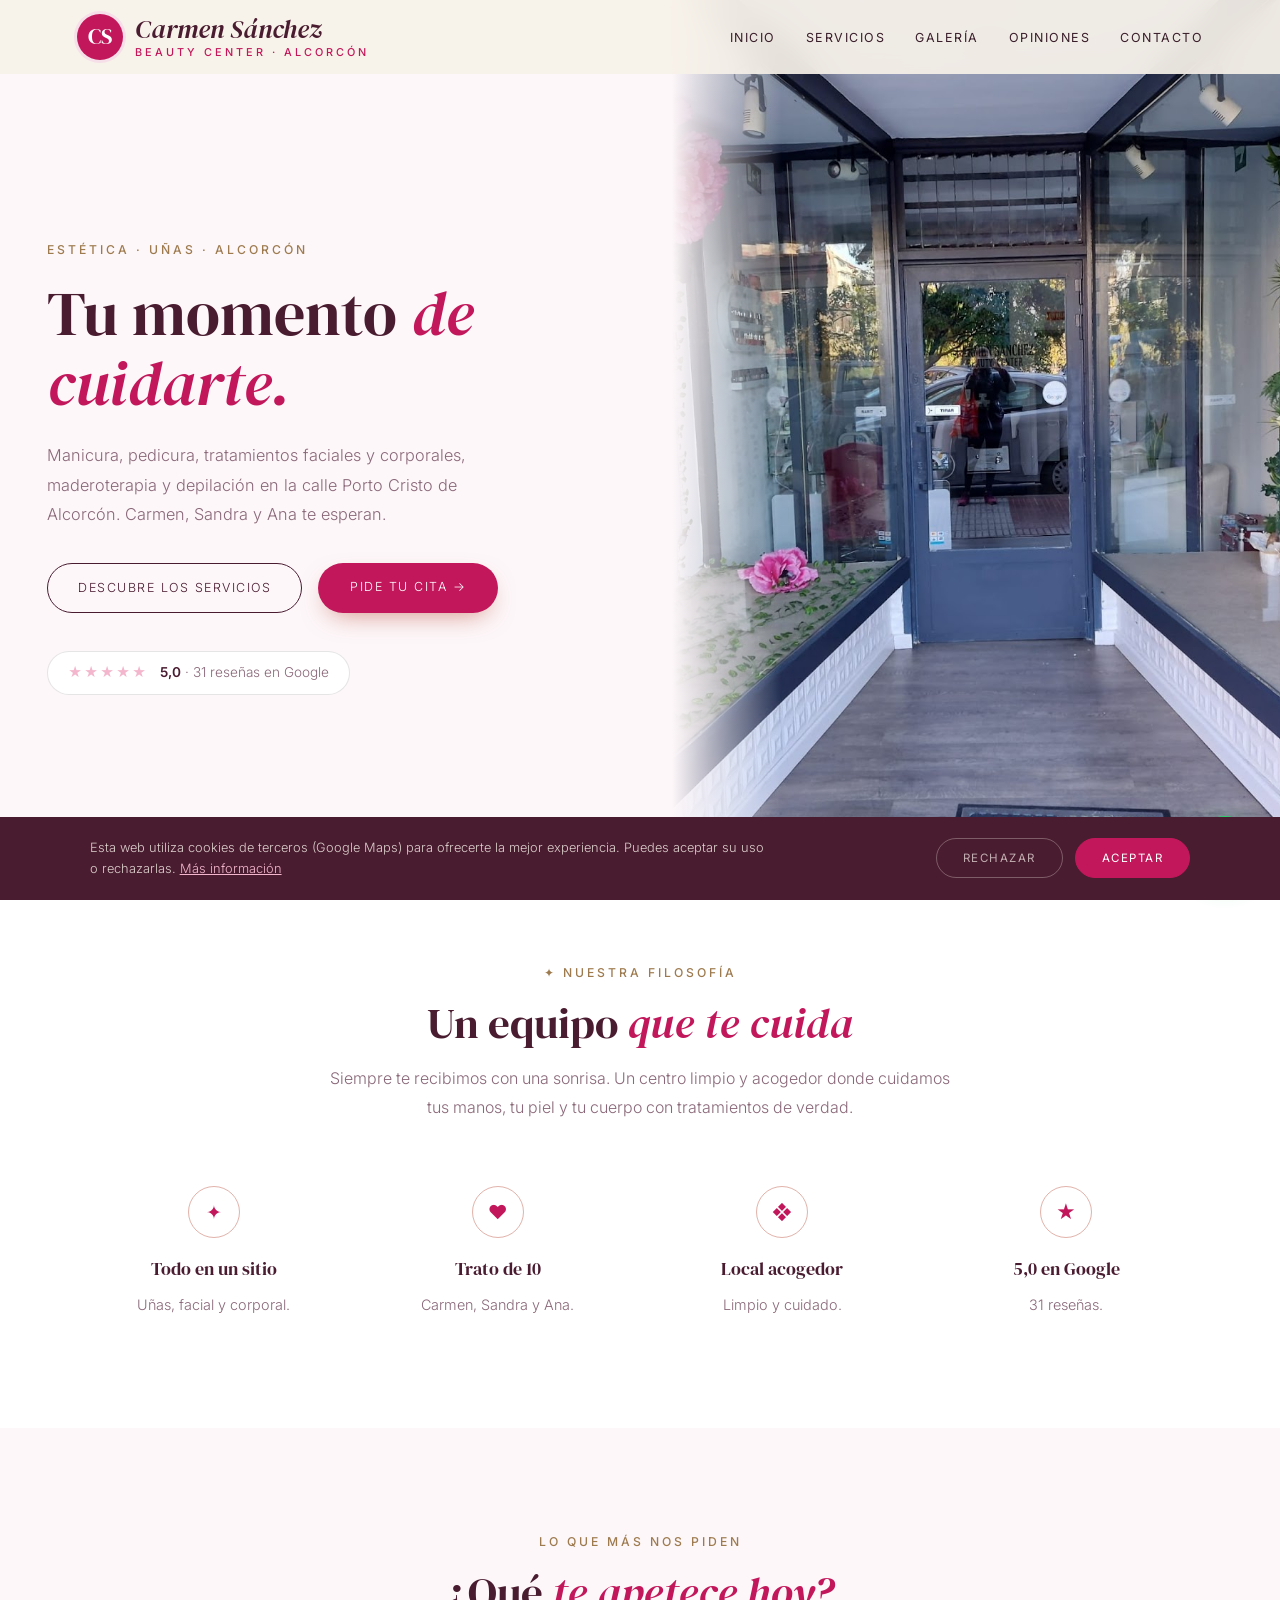
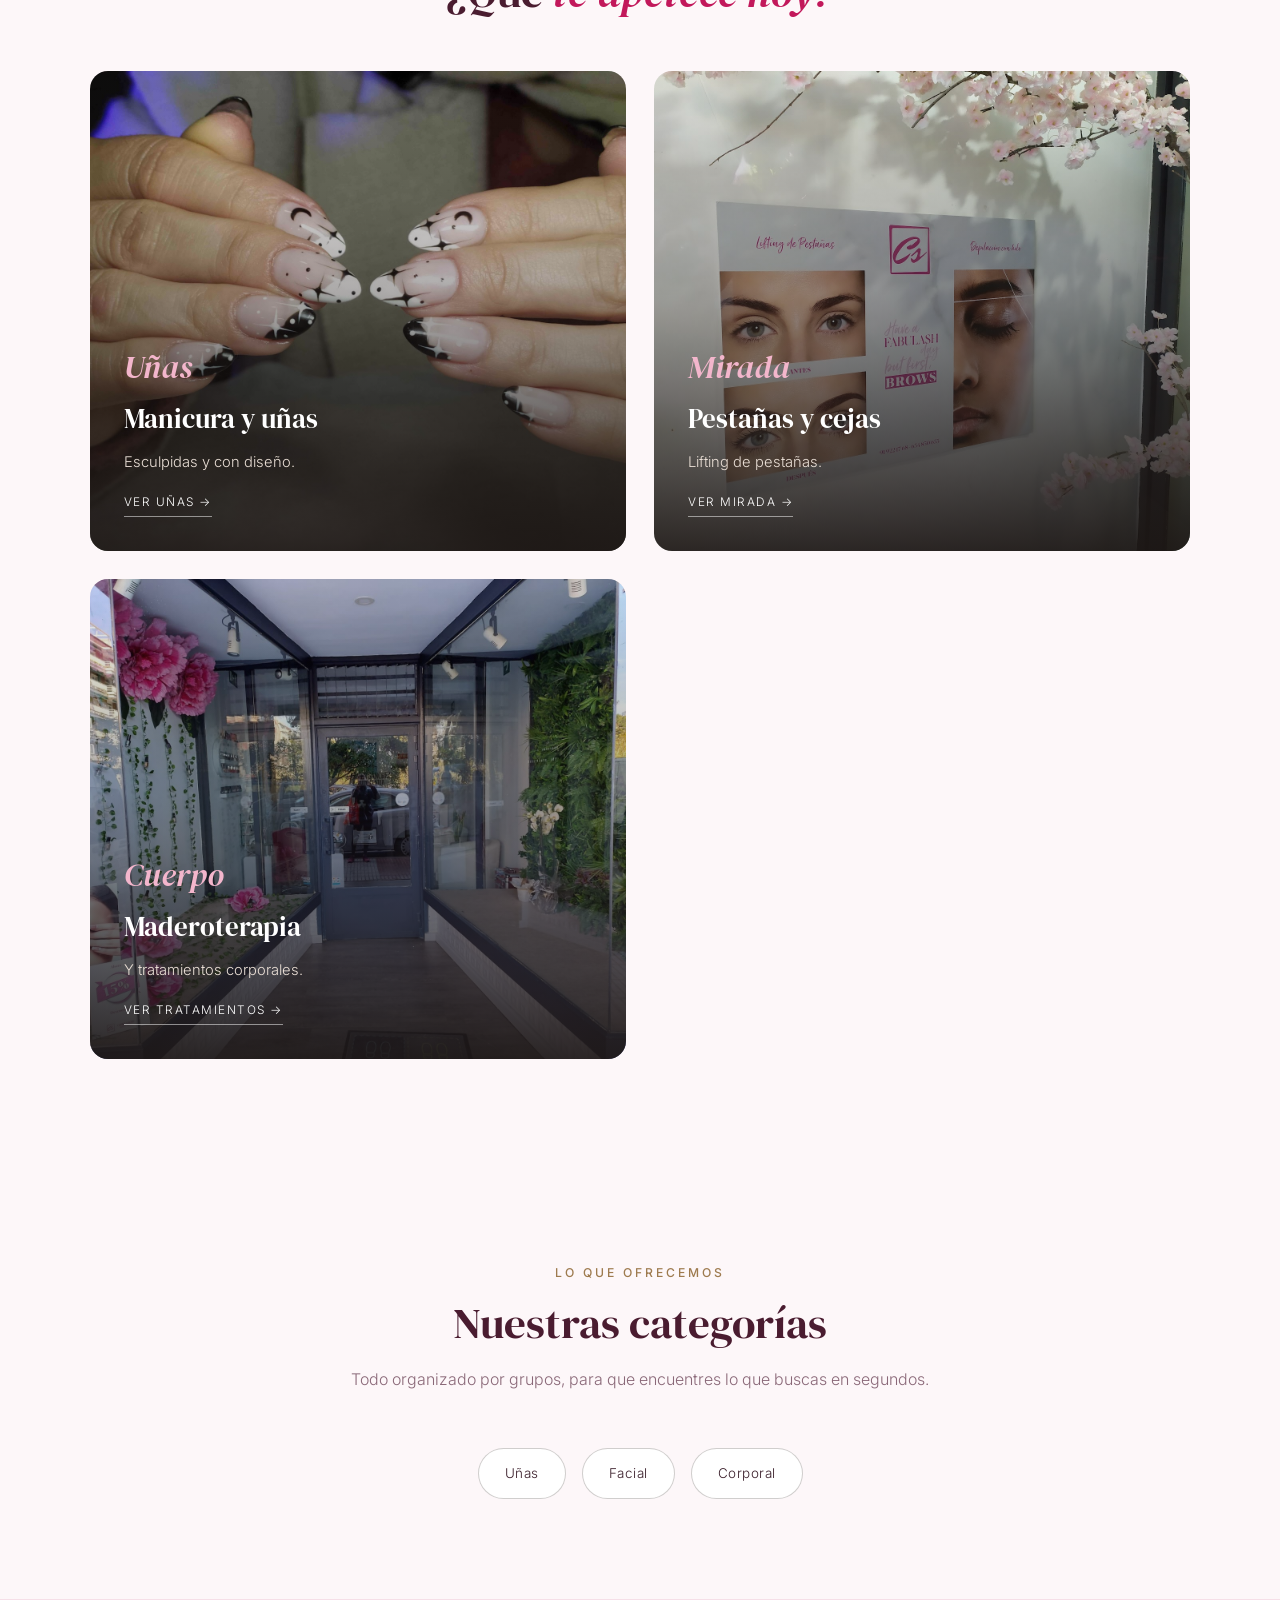
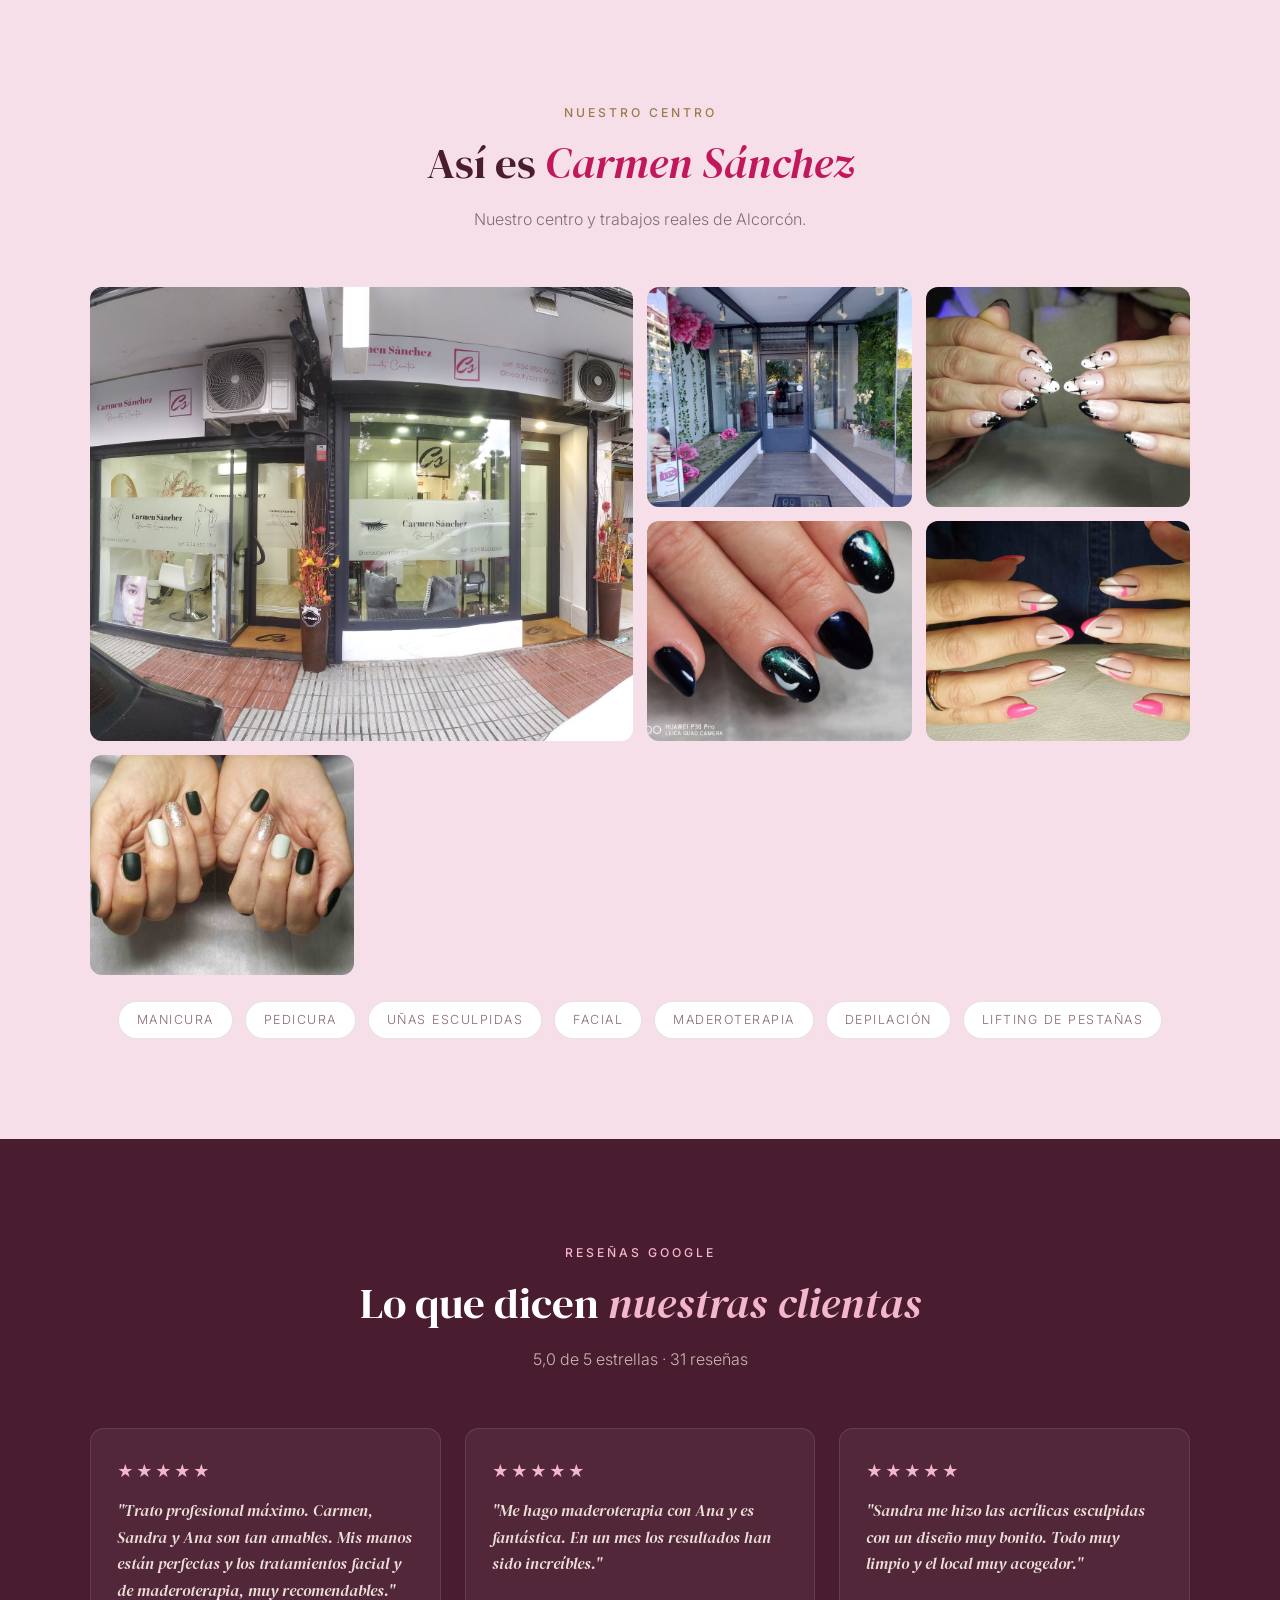
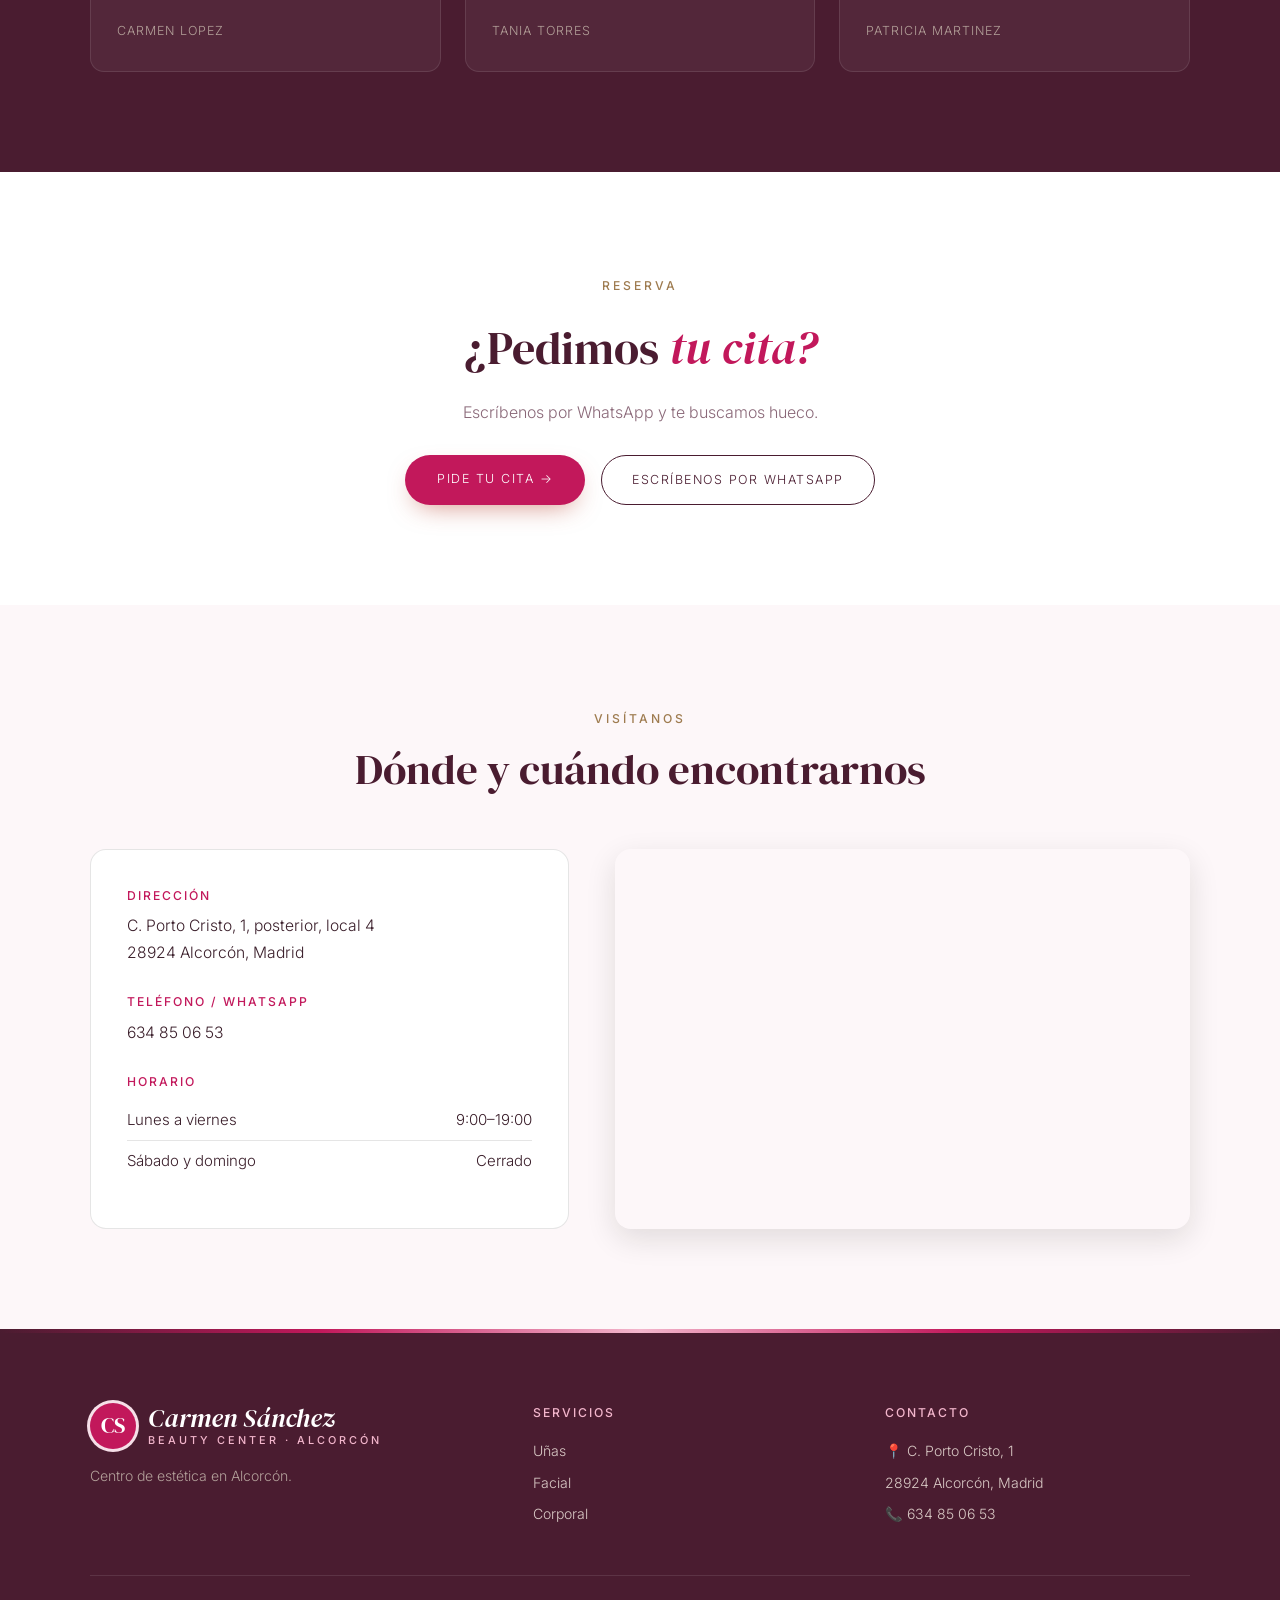
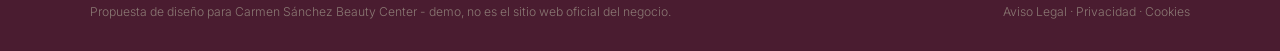
<file: index.html>
<!DOCTYPE html>
<html lang="es">
<head>
<meta charset="UTF-8">
<meta name="viewport" content="width=device-width, initial-scale=1.0">
<title>Carmen Sánchez Beauty Center — Centro de estética en Alcorcón</title>
<meta name="description" content="Carmen Sánchez Beauty Center, centro de estética en la calle Porto Cristo 1 de Alcorcón. Manicura, pedicura, uñas esculpidas, tratamientos faciales y corporales, maderoterapia, depilación y pestañas. 5★ con 31 reseñas en Google.">
<meta name="theme-color" content="#4a1c30">
<meta property="og:title" content="Carmen Sánchez Beauty Center · Alcorcón">
<meta property="og:image" content="maps_04.jpg">

<link rel="preconnect" href="https://fonts.googleapis.com"><link rel="preconnect" href="https://fonts.gstatic.com" crossorigin><link href="https://fonts.googleapis.com/css2?family=DM+Serif+Display:ital@0;1&family=Inter:wght@300;400;500;600&display=swap" rel="stylesheet">
<link rel="stylesheet" href="styles.css">
</head>
<body>

<header id="header">
  <a href="index.html" class="logo" aria-label="Carmen Sánchez Beauty Center, inicio"><span class="logo-mark">CS</span><span class="logo-text"><span class="script">Carmen Sánchez</span><small>beauty center · Alcorcón</small></span></a>
  <nav id="nav" aria-label="Navegación principal"><ul><li><a href="index.html#inicio">Inicio</a></li><li><a href="servicios.html">Servicios</a></li><li><a href="index.html#galeria">Galería</a></li><li><a href="index.html#opiniones">Opiniones</a></li><li><a href="index.html#contacto">Contacto</a></li></ul></nav><button class="nav-toggle" id="navToggle" aria-label="Abrir menú">☰</button>
</header>

<section class="hero" id="inicio">
  <div class="hero-text">
    <span class="eyebrow">Estética · Uñas · Alcorcón</span>
    <h1>Tu momento <em>de cuidarte.</em></h1>
    <p>Manicura, pedicura, tratamientos faciales y corporales, maderoterapia y depilación en la calle Porto Cristo de Alcorcón. Carmen, Sandra y Ana te esperan.</p>
    <div class="hero-ctas">
      <a href="servicios.html" class="btn-outline">Descubre los servicios</a>
      <a href="https://wa.me/34634850653?text=Hola%2C%20he%20visto%20vuestra%20web%20y%20me%20gustar%C3%ADa%20pedir%20cita%20en%20Carmen%20S%C3%A1nchez%20Beauty%20Center" class="btn-solid" target="_blank" rel="noopener">Pide tu cita →</a>
    </div>
    <a class="hero-rating" href="https://www.google.com/maps/search/?api=1&query=Carmen+Sánchez+Beauty+Center,+Calle+Porto+Cristo+1,+Alcorcón" target="_blank" rel="noopener"><span class="stars">★★★★★</span><span><strong>5,0</strong> · 31 reseñas en Google</span></a>
  </div>
  <div class="hero-img"><img src="maps_04.jpg" alt="Entrada de Carmen Sánchez Beauty Center" style="object-position:center 50%;"></div>
</section>

<section class="trust">
  <div class="section-head">
    <span class="eyebrow">✦ Nuestra filosofía</span>
    <h2>Un equipo <em>que te cuida</em></h2>
    <p>Siempre te recibimos con una sonrisa. Un centro limpio y acogedor donde cuidamos tus manos, tu piel y tu cuerpo con tratamientos de verdad.</p>
  </div>
  <div class="trust-grid">
    <div class="trust-card"><span class="trust-ic">✦</span><h3>Todo en un sitio</h3><p>Uñas, facial y corporal.</p></div>
    <div class="trust-card"><span class="trust-ic">♥</span><h3>Trato de 10</h3><p>Carmen, Sandra y Ana.</p></div>
    <div class="trust-card"><span class="trust-ic">❖</span><h3>Local acogedor</h3><p>Limpio y cuidado.</p></div>
    <div class="trust-card"><span class="trust-ic">★</span><h3>5,0 en Google</h3><p>31 reseñas.</p></div>
  </div>
</section>

<section class="worlds">
  <div class="section-head">
    <span class="eyebrow">Lo que más nos piden</span>
    <h2>¿Qué <em>te apetece hoy?</em></h2>
  </div>
  <div class="worlds-grid">
    <a href="servicios.html#unas" class="world-card"><img src="maps_02.jpg" alt="Manicura y uñas"><div class="world-text"><span class="script">Uñas</span><h3>Manicura y uñas</h3><p>Esculpidas y con diseño.</p><span class="world-link">Ver uñas →</span></div></a>
    <a href="servicios.html#facial" class="world-card"><img src="maps_10.jpg" alt="Pestañas y cejas"><div class="world-text"><span class="script">Mirada</span><h3>Pestañas y cejas</h3><p>Lifting de pestañas.</p><span class="world-link">Ver mirada →</span></div></a>
    <a href="servicios.html#corporal" class="world-card"><img src="maps_04.jpg" alt="Maderoterapia"><div class="world-text"><span class="script">Cuerpo</span><h3>Maderoterapia</h3><p>Y tratamientos corporales.</p><span class="world-link">Ver tratamientos →</span></div></a>
  </div>
</section>

<section>
  <div class="section-head">
    <span class="eyebrow">Lo que ofrecemos</span>
    <h2>Nuestras categorías</h2>
    <p>Todo organizado por grupos, para que encuentres lo que buscas en segundos.</p>
  </div>
  <div class="cat-pills">
    <a href="servicios.html#unas" class="cat-pill">Uñas</a>
    <a href="servicios.html#facial" class="cat-pill">Facial</a>
    <a href="servicios.html#corporal" class="cat-pill">Corporal</a>
  </div>
</section>

<section class="gallery-wrap" id="galeria">
  <div class="section-head">
    <span class="eyebrow">Nuestro centro</span>
    <h2>Así es <em>Carmen Sánchez</em></h2>
    <p>Nuestro centro y trabajos reales de Alcorcón.</p>
  </div>
  <div class="gallery">
    <figure class="big"><img src="maps_01.jpg" alt="Fachada del centro" loading="lazy"></figure>
    <figure><img src="maps_04.jpg" alt="Entrada del centro" loading="lazy"></figure>
    <figure><img src="maps_02.jpg" alt="Uñas con estrellas" loading="lazy"></figure>
    <figure><img src="maps_05.jpg" alt="Uñas galaxia" loading="lazy"></figure>
    <figure><img src="maps_07.jpg" alt="Uñas con diseño rosa" loading="lazy"></figure>
    <figure><img src="maps_03.jpg" alt="Uñas verdes y brillo" loading="lazy"></figure>
  </div>
  <div class="brands"><span>Manicura</span><span>Pedicura</span><span>Uñas esculpidas</span><span>Facial</span><span>Maderoterapia</span><span>Depilación</span><span>Lifting de pestañas</span></div>
</section>

<section class="reviews-wrap" id="opiniones">
  <div class="section-head">
    <span class="eyebrow">Reseñas Google</span>
    <h2>Lo que dicen <em>nuestras clientas</em></h2>
    <p>5,0 de 5 estrellas · 31 reseñas</p>
  </div>
  <div class="review-grid">
    <div class="review-card"><div class="stars">★★★★★</div><p>"Trato profesional máximo. Carmen, Sandra y Ana son tan amables. Mis manos están perfectas y los tratamientos facial y de maderoterapia, muy recomendables."</p><cite>Carmen Lopez</cite></div>
    <div class="review-card"><div class="stars">★★★★★</div><p>"Me hago maderoterapia con Ana y es fantástica. En un mes los resultados han sido increíbles."</p><cite>Tania Torres</cite></div>
    <div class="review-card"><div class="stars">★★★★★</div><p>"Sandra me hizo las acrílicas esculpidas con un diseño muy bonito. Todo muy limpio y el local muy acogedor."</p><cite>Patricia Martinez</cite></div>
  </div>
</section>

<section class="cta-section">
  <span class="eyebrow">Reserva</span>
  <h2>¿Pedimos <em>tu cita?</em></h2>
  <p>Escríbenos por WhatsApp y te buscamos hueco.</p>
  <div class="cta-row">
    <a href="https://wa.me/34634850653?text=Hola%2C%20he%20visto%20vuestra%20web%20y%20me%20gustar%C3%ADa%20pedir%20cita%20en%20Carmen%20S%C3%A1nchez%20Beauty%20Center" class="btn-solid" target="_blank" rel="noopener">Pide tu cita →</a>
    <a href="https://wa.me/34634850653?text=Hola%2C%20he%20visto%20vuestra%20web%20y%20me%20gustar%C3%ADa%20pedir%20cita%20en%20Carmen%20S%C3%A1nchez%20Beauty%20Center" class="btn-outline" target="_blank" rel="noopener">Escríbenos por WhatsApp</a>
  </div>
</section>

<section class="contact-section" id="contacto">
  <div class="section-head">
    <span class="eyebrow">Visítanos</span>
    <h2>Dónde y cuándo encontrarnos</h2>
  </div>
  <div class="contact-grid">
    <div class="contact-info">
      <div class="contact-block"><h3>Dirección</h3><p>C. Porto Cristo, 1, posterior, local 4<br>28924 Alcorcón, Madrid</p></div>
      <div class="contact-block"><h3>Teléfono / WhatsApp</h3><p><a href="tel:+34634850653">634 85 06 53</a></p></div>
      <div class="contact-block"><h3>Horario</h3><ul class="hours-list"><li><span>Lunes a viernes</span><span>9:00–19:00</span></li><li><span>Sábado y domingo</span><span>Cerrado</span></li></ul></div>
      
    </div>
    <div class="contact-map">
      <iframe title="Mapa de Carmen Sánchez Beauty Center" src="https://www.google.com/maps?q=Carmen+Sánchez+Beauty+Center,+Calle+Porto+Cristo+1,+Alcorcón&output=embed" width="100%" height="100%" style="border:0;" allowfullscreen="" loading="lazy" referrerpolicy="no-referrer-when-downgrade"></iframe>
    </div>
  </div>
</section>

<footer>
  <div class="footer-grid">
    <div class="footer-brand">
      <a href="index.html" class="logo light"><span class="logo-mark">CS</span><span class="logo-text"><span class="script">Carmen Sánchez</span><small>beauty center · Alcorcón</small></span></a>
      <p>Centro de estética en Alcorcón.</p>
    </div>
    <div><h4>Servicios</h4><ul><li><a href="servicios.html#unas">Uñas</a></li><li><a href="servicios.html#facial">Facial</a></li><li><a href="servicios.html#corporal">Corporal</a></li></ul></div>
    <div><h4>Contacto</h4><ul><li>📍 C. Porto Cristo, 1</li><li>28924 Alcorcón, Madrid</li><li>📞 <a href="tel:+34634850653">634 85 06 53</a></li></ul></div>
  </div>
  <div class="footer-bottom">
    <span>Propuesta de diseño para Carmen Sánchez Beauty Center - demo, no es el sitio web oficial del negocio.</span>
    <span><a href="aviso-legal.html">Aviso Legal</a> &middot; <a href="politica-privacidad.html">Privacidad</a> &middot; <a href="politica-cookies.html">Cookies</a></span>
  </div>
</footer>

<div id="cookie-banner" class="cookie-banner"><p>Esta web utiliza cookies de terceros (Google Maps) para ofrecerte la mejor experiencia. Puedes aceptar su uso o rechazarlas. <a href="politica-cookies.html">Más información</a></p><div class="cookie-actions"><button onclick="setCookieChoice('rejected')" class="ck-reject">Rechazar</button><button onclick="setCookieChoice('accepted')" class="ck-accept">Aceptar</button></div></div>
<div class="social-fabs"><a class="wa-fab" href="https://wa.me/34634850653?text=Hola%2C%20he%20visto%20vuestra%20web%20y%20me%20gustar%C3%ADa%20pedir%20cita%20en%20Carmen%20S%C3%A1nchez%20Beauty%20Center" target="_blank" rel="noopener" aria-label="Escribir por WhatsApp"><svg width="28" height="28" viewBox="0 0 24 24" fill="white"><path d="M17.5 14.4c-.3-.1-1.8-.9-2-1s-.5-.1-.7.1-.8 1-.9 1.2-.3.2-.6.1a8.2 8.2 0 0 1-2.4-1.5 9 9 0 0 1-1.7-2.1c-.2-.3 0-.5.1-.6l.4-.5.3-.5v-.5l-.9-2.2c-.2-.6-.5-.5-.7-.5h-.6a1.1 1.1 0 0 0-.8.4 3.4 3.4 0 0 0-1 2.5 5.9 5.9 0 0 0 1.2 3.1 13.5 13.5 0 0 0 5.2 4.6c2.6 1 2.6.7 3.1.6a2.6 2.6 0 0 0 1.7-1.2 2.1 2.1 0 0 0 .2-1.2c-.1-.1-.3-.2-.6-.3ZM12 21.8a9.8 9.8 0 0 1-5-1.4l-.4-.2-3.7 1 1-3.6-.2-.4A9.8 9.8 0 1 1 12 21.8Zm8.4-18.3A11.8 11.8 0 0 0 1.8 17.7L.2 23.8l6.3-1.6a11.8 11.8 0 0 0 5.6 1.4A11.8 11.8 0 0 0 20.4 3.5Z"/></svg></a></div>
<script src="main.js"></script>
</body>
</html>
</file>
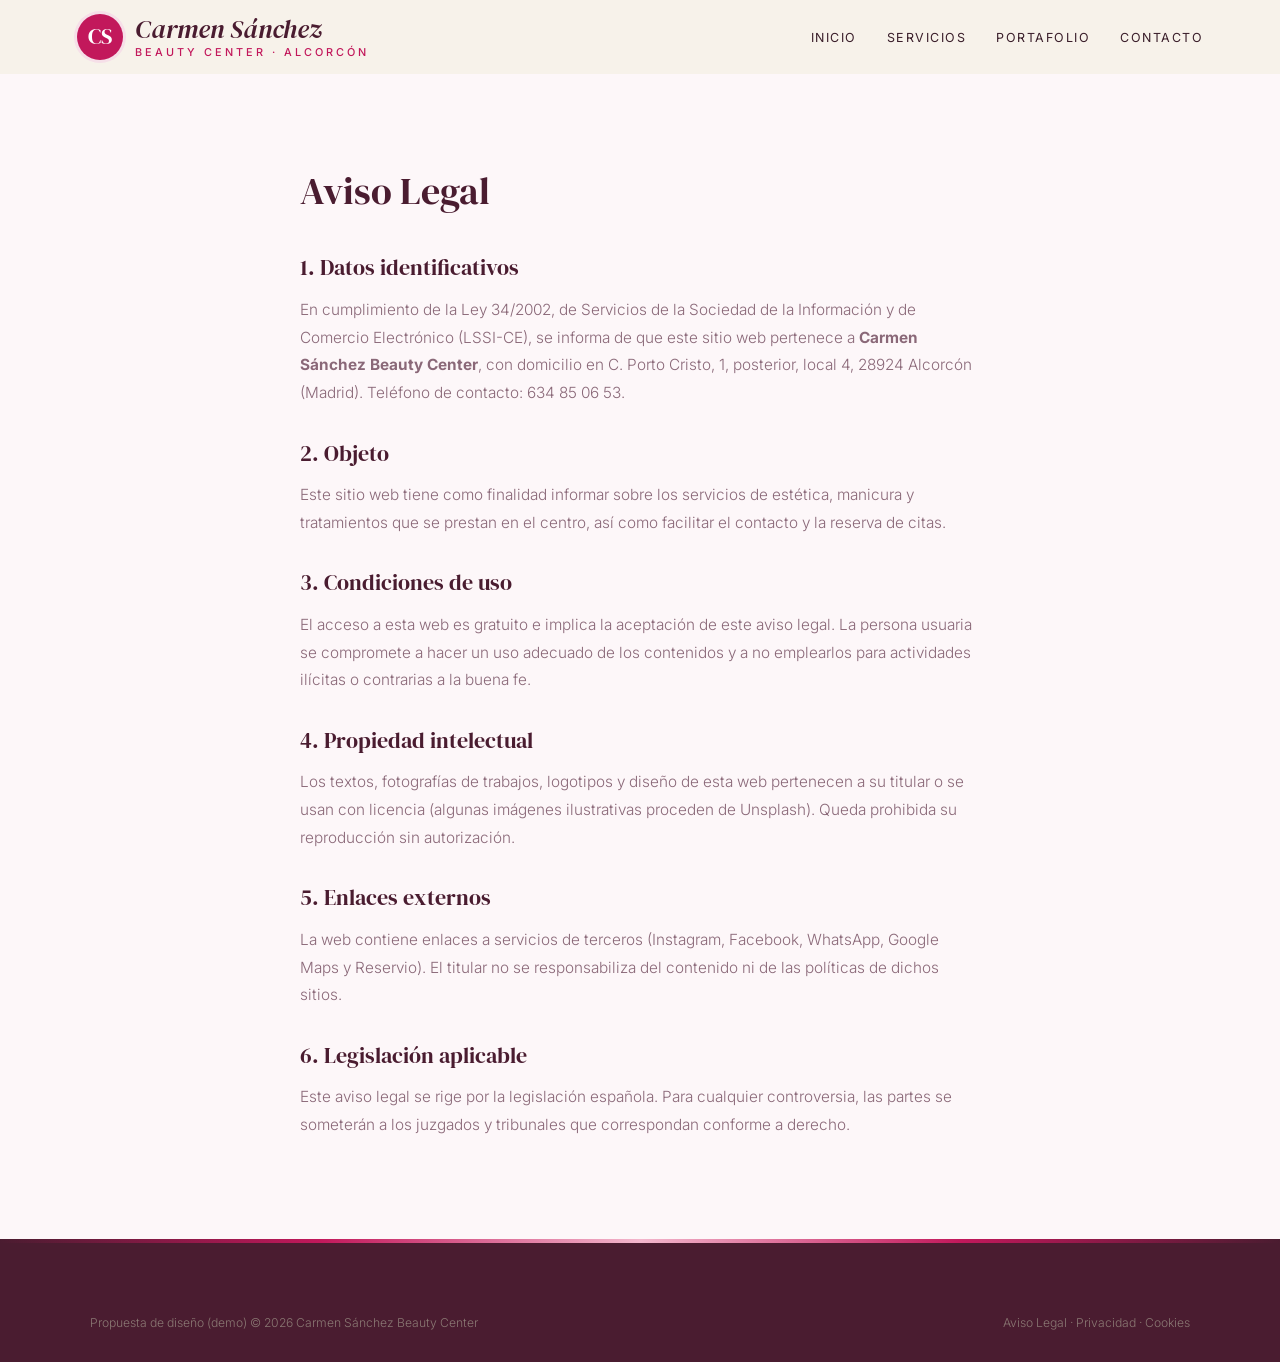
<file: aviso-legal.html>
<!DOCTYPE html>
<html lang="es">
<head>
<meta charset="UTF-8">
<meta name="viewport" content="width=device-width, initial-scale=1.0">
<title>Aviso Legal — Carmen Sánchez Beauty Center</title>
<meta name="robots" content="noindex">

<link rel="preconnect" href="https://fonts.googleapis.com">
<link href="https://fonts.googleapis.com/css2?family=DM+Serif+Display:ital@0;1&family=Inter:wght@300;400;500;600&display=swap" rel="stylesheet">
<link rel="stylesheet" href="styles.css">
</head>
<body>
<header id="header" class="scrolled">
  <a href="index.html" class="logo" aria-label="Carmen Sánchez Beauty Center, inicio">
    <span class="logo-mark">CS</span>
    <span class="logo-text"><span class="script">Carmen Sánchez</span><small>beauty center · Alcorcón</small></span>
  </a>
  <nav id="nav" aria-label="Navegación principal">
    <ul>
      <li><a href="index.html#inicio">Inicio</a></li>
      <li><a href="servicios.html">Servicios</a></li>
      <li><a href="portafolio.html">Portafolio</a></li>
      <li><a href="index.html#contacto">Contacto</a></li>
    </ul>
  </nav>
  <button class="nav-toggle" id="navToggle" aria-label="Abrir menú">☰</button>
</header>
<main class="legal"><h1>Aviso Legal</h1>
<h2>1. Datos identificativos</h2>
<p>En cumplimiento de la Ley 34/2002, de Servicios de la Sociedad de la Información y de Comercio Electrónico (LSSI-CE), se informa de que este sitio web pertenece a <strong>Carmen Sánchez Beauty Center</strong>, con domicilio en C. Porto Cristo, 1, posterior, local 4, 28924 Alcorcón (Madrid). Teléfono de contacto: 634 85 06 53.</p>
<h2>2. Objeto</h2>
<p>Este sitio web tiene como finalidad informar sobre los servicios de estética, manicura y tratamientos que se prestan en el centro, así como facilitar el contacto y la reserva de citas.</p>
<h2>3. Condiciones de uso</h2>
<p>El acceso a esta web es gratuito e implica la aceptación de este aviso legal. La persona usuaria se compromete a hacer un uso adecuado de los contenidos y a no emplearlos para actividades ilícitas o contrarias a la buena fe.</p>
<h2>4. Propiedad intelectual</h2>
<p>Los textos, fotografías de trabajos, logotipos y diseño de esta web pertenecen a su titular o se usan con licencia (algunas imágenes ilustrativas proceden de Unsplash). Queda prohibida su reproducción sin autorización.</p>
<h2>5. Enlaces externos</h2>
<p>La web contiene enlaces a servicios de terceros (Instagram, Facebook, WhatsApp, Google Maps y Reservio). El titular no se responsabiliza del contenido ni de las políticas de dichos sitios.</p>
<h2>6. Legislación aplicable</h2>
<p>Este aviso legal se rige por la legislación española. Para cualquier controversia, las partes se someterán a los juzgados y tribunales que correspondan conforme a derecho.</p></main>
<footer>
  <div class="footer-bottom" style="margin-top:0">
    <span>Propuesta de diseño (demo) © 2026 Carmen Sánchez Beauty Center</span>
    <span><a href="aviso-legal.html">Aviso Legal</a> &middot; <a href="politica-privacidad.html">Privacidad</a> &middot; <a href="politica-cookies.html">Cookies</a></span>
  </div>
</footer>
<script src="main.js"></script>
</body>
</html>
</file>
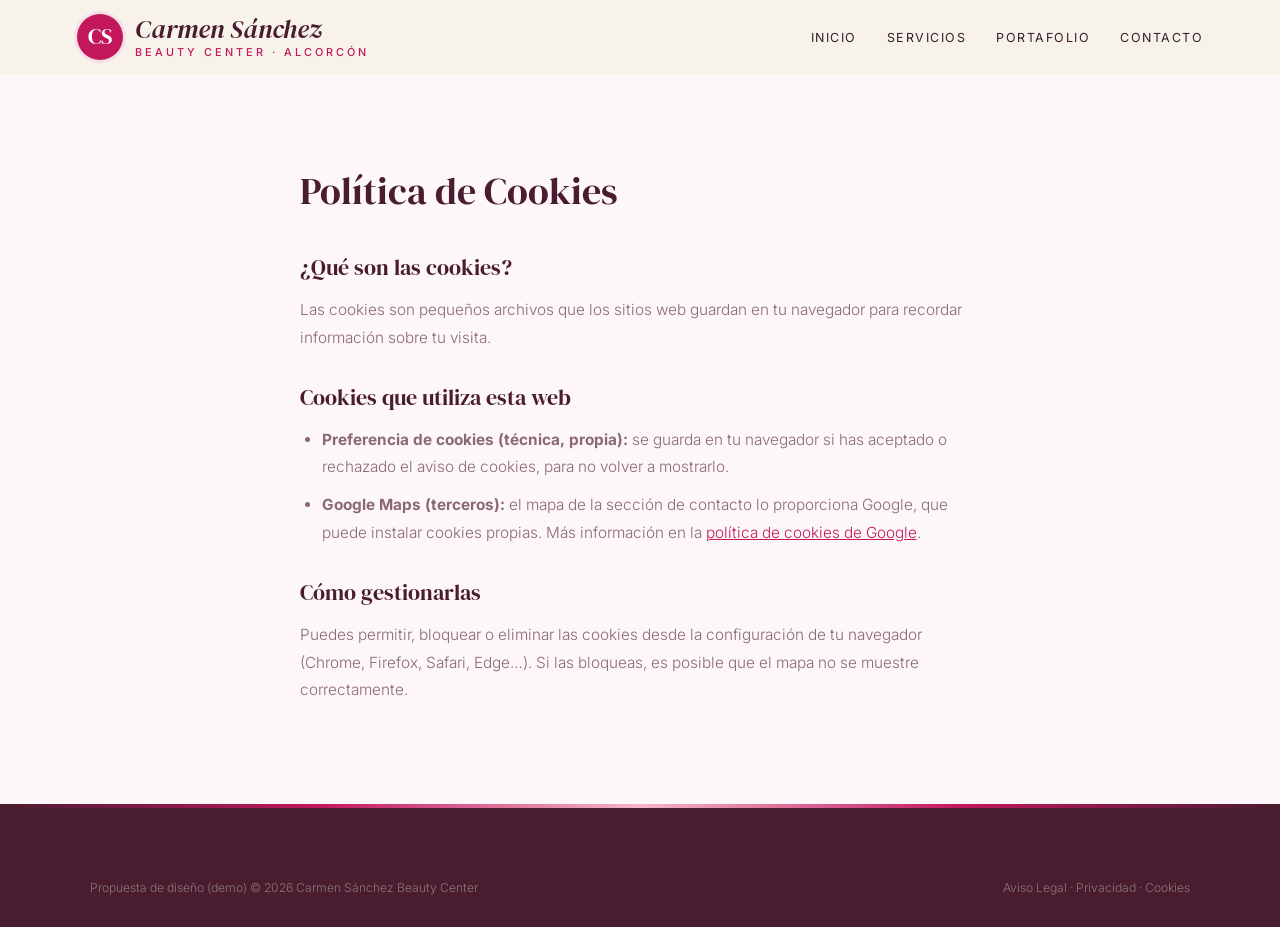
<file: politica-cookies.html>
<!DOCTYPE html>
<html lang="es">
<head>
<meta charset="UTF-8">
<meta name="viewport" content="width=device-width, initial-scale=1.0">
<title>Política de Cookies — Carmen Sánchez Beauty Center</title>
<meta name="robots" content="noindex">

<link rel="preconnect" href="https://fonts.googleapis.com">
<link href="https://fonts.googleapis.com/css2?family=DM+Serif+Display:ital@0;1&family=Inter:wght@300;400;500;600&display=swap" rel="stylesheet">
<link rel="stylesheet" href="styles.css">
</head>
<body>
<header id="header" class="scrolled">
  <a href="index.html" class="logo" aria-label="Carmen Sánchez Beauty Center, inicio">
    <span class="logo-mark">CS</span>
    <span class="logo-text"><span class="script">Carmen Sánchez</span><small>beauty center · Alcorcón</small></span>
  </a>
  <nav id="nav" aria-label="Navegación principal">
    <ul>
      <li><a href="index.html#inicio">Inicio</a></li>
      <li><a href="servicios.html">Servicios</a></li>
      <li><a href="portafolio.html">Portafolio</a></li>
      <li><a href="index.html#contacto">Contacto</a></li>
    </ul>
  </nav>
  <button class="nav-toggle" id="navToggle" aria-label="Abrir menú">☰</button>
</header>
<main class="legal"><h1>Política de Cookies</h1>
<h2>¿Qué son las cookies?</h2>
<p>Las cookies son pequeños archivos que los sitios web guardan en tu navegador para recordar información sobre tu visita.</p>
<h2>Cookies que utiliza esta web</h2>
<ul>
<li><strong>Preferencia de cookies (técnica, propia):</strong> se guarda en tu navegador si has aceptado o rechazado el aviso de cookies, para no volver a mostrarlo.</li>
<li><strong>Google Maps (terceros):</strong> el mapa de la sección de contacto lo proporciona Google, que puede instalar cookies propias. Más información en la <a href="https://policies.google.com/technologies/cookies" target="_blank" rel="noopener">política de cookies de Google</a>.</li>
</ul>
<h2>Cómo gestionarlas</h2>
<p>Puedes permitir, bloquear o eliminar las cookies desde la configuración de tu navegador (Chrome, Firefox, Safari, Edge…). Si las bloqueas, es posible que el mapa no se muestre correctamente.</p></main>
<footer>
  <div class="footer-bottom" style="margin-top:0">
    <span>Propuesta de diseño (demo) © 2026 Carmen Sánchez Beauty Center</span>
    <span><a href="aviso-legal.html">Aviso Legal</a> &middot; <a href="politica-privacidad.html">Privacidad</a> &middot; <a href="politica-cookies.html">Cookies</a></span>
  </div>
</footer>
<script src="main.js"></script>
</body>
</html>
</file>
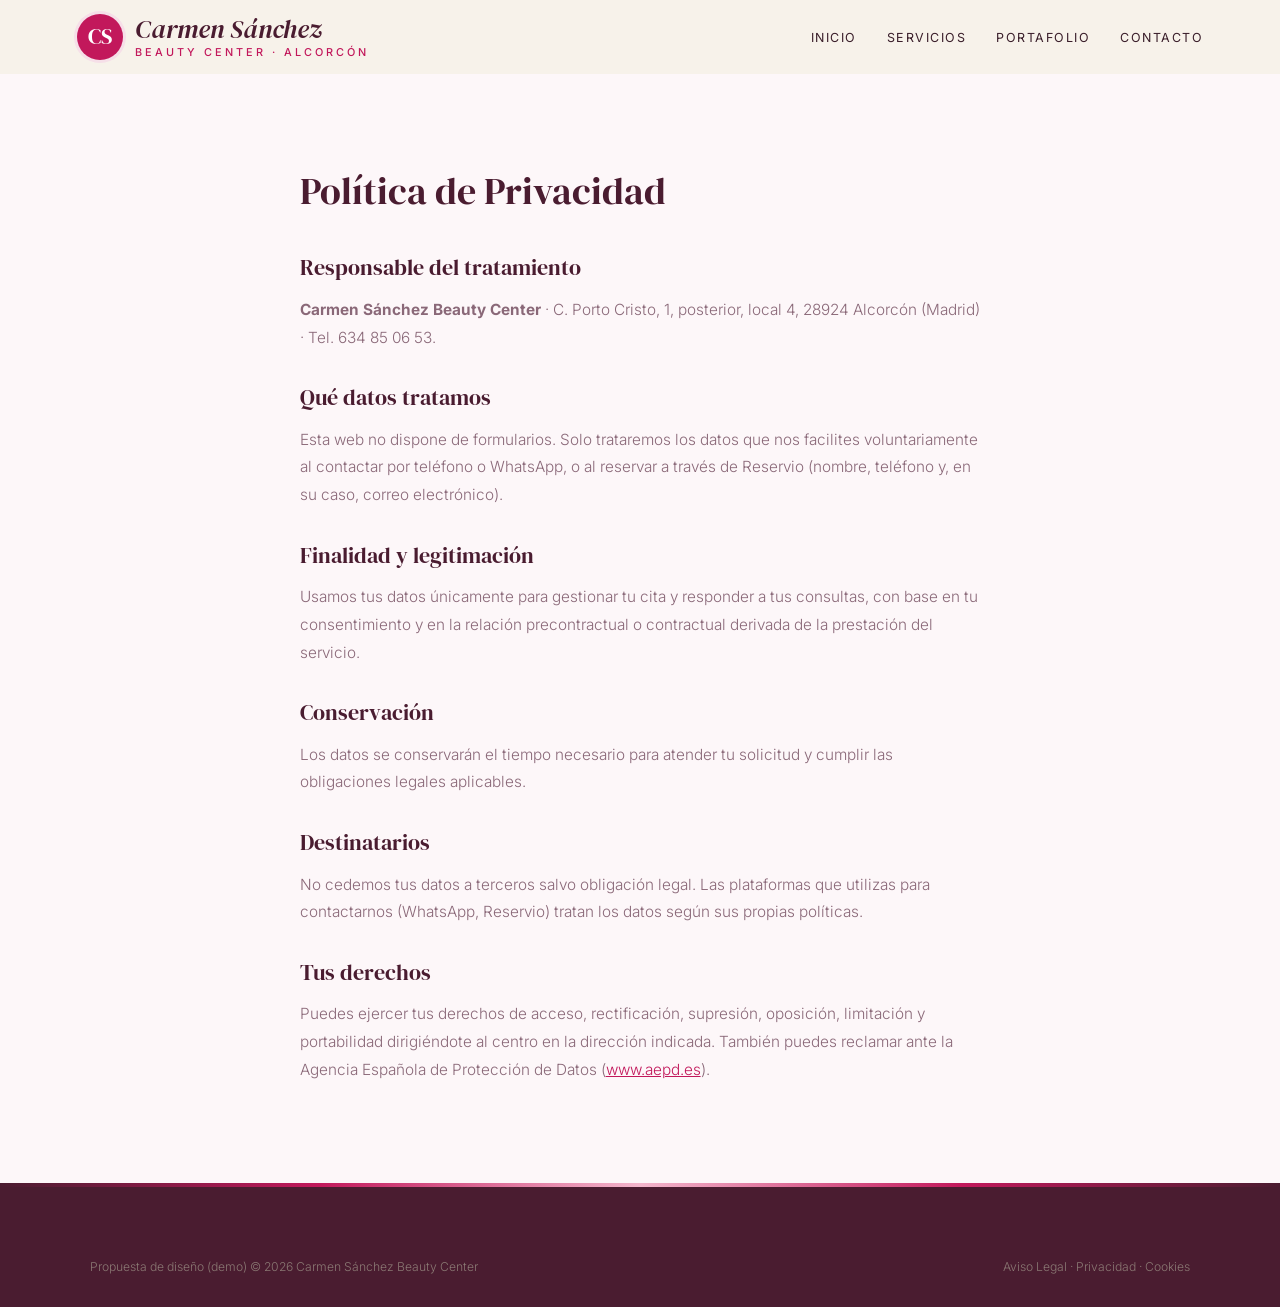
<file: politica-privacidad.html>
<!DOCTYPE html>
<html lang="es">
<head>
<meta charset="UTF-8">
<meta name="viewport" content="width=device-width, initial-scale=1.0">
<title>Política de Privacidad — Carmen Sánchez Beauty Center</title>
<meta name="robots" content="noindex">

<link rel="preconnect" href="https://fonts.googleapis.com">
<link href="https://fonts.googleapis.com/css2?family=DM+Serif+Display:ital@0;1&family=Inter:wght@300;400;500;600&display=swap" rel="stylesheet">
<link rel="stylesheet" href="styles.css">
</head>
<body>
<header id="header" class="scrolled">
  <a href="index.html" class="logo" aria-label="Carmen Sánchez Beauty Center, inicio">
    <span class="logo-mark">CS</span>
    <span class="logo-text"><span class="script">Carmen Sánchez</span><small>beauty center · Alcorcón</small></span>
  </a>
  <nav id="nav" aria-label="Navegación principal">
    <ul>
      <li><a href="index.html#inicio">Inicio</a></li>
      <li><a href="servicios.html">Servicios</a></li>
      <li><a href="portafolio.html">Portafolio</a></li>
      <li><a href="index.html#contacto">Contacto</a></li>
    </ul>
  </nav>
  <button class="nav-toggle" id="navToggle" aria-label="Abrir menú">☰</button>
</header>
<main class="legal"><h1>Política de Privacidad</h1>
<h2>Responsable del tratamiento</h2>
<p><strong>Carmen Sánchez Beauty Center</strong> · C. Porto Cristo, 1, posterior, local 4, 28924 Alcorcón (Madrid) · Tel. 634 85 06 53.</p>
<h2>Qué datos tratamos</h2>
<p>Esta web no dispone de formularios. Solo trataremos los datos que nos facilites voluntariamente al contactar por teléfono o WhatsApp, o al reservar a través de Reservio (nombre, teléfono y, en su caso, correo electrónico).</p>
<h2>Finalidad y legitimación</h2>
<p>Usamos tus datos únicamente para gestionar tu cita y responder a tus consultas, con base en tu consentimiento y en la relación precontractual o contractual derivada de la prestación del servicio.</p>
<h2>Conservación</h2>
<p>Los datos se conservarán el tiempo necesario para atender tu solicitud y cumplir las obligaciones legales aplicables.</p>
<h2>Destinatarios</h2>
<p>No cedemos tus datos a terceros salvo obligación legal. Las plataformas que utilizas para contactarnos (WhatsApp, Reservio) tratan los datos según sus propias políticas.</p>
<h2>Tus derechos</h2>
<p>Puedes ejercer tus derechos de acceso, rectificación, supresión, oposición, limitación y portabilidad dirigiéndote al centro en la dirección indicada. También puedes reclamar ante la Agencia Española de Protección de Datos (<a href="https://www.aepd.es" target="_blank" rel="noopener">www.aepd.es</a>).</p></main>
<footer>
  <div class="footer-bottom" style="margin-top:0">
    <span>Propuesta de diseño (demo) © 2026 Carmen Sánchez Beauty Center</span>
    <span><a href="aviso-legal.html">Aviso Legal</a> &middot; <a href="politica-privacidad.html">Privacidad</a> &middot; <a href="politica-cookies.html">Cookies</a></span>
  </div>
</footer>
<script src="main.js"></script>
</body>
</html>
</file>
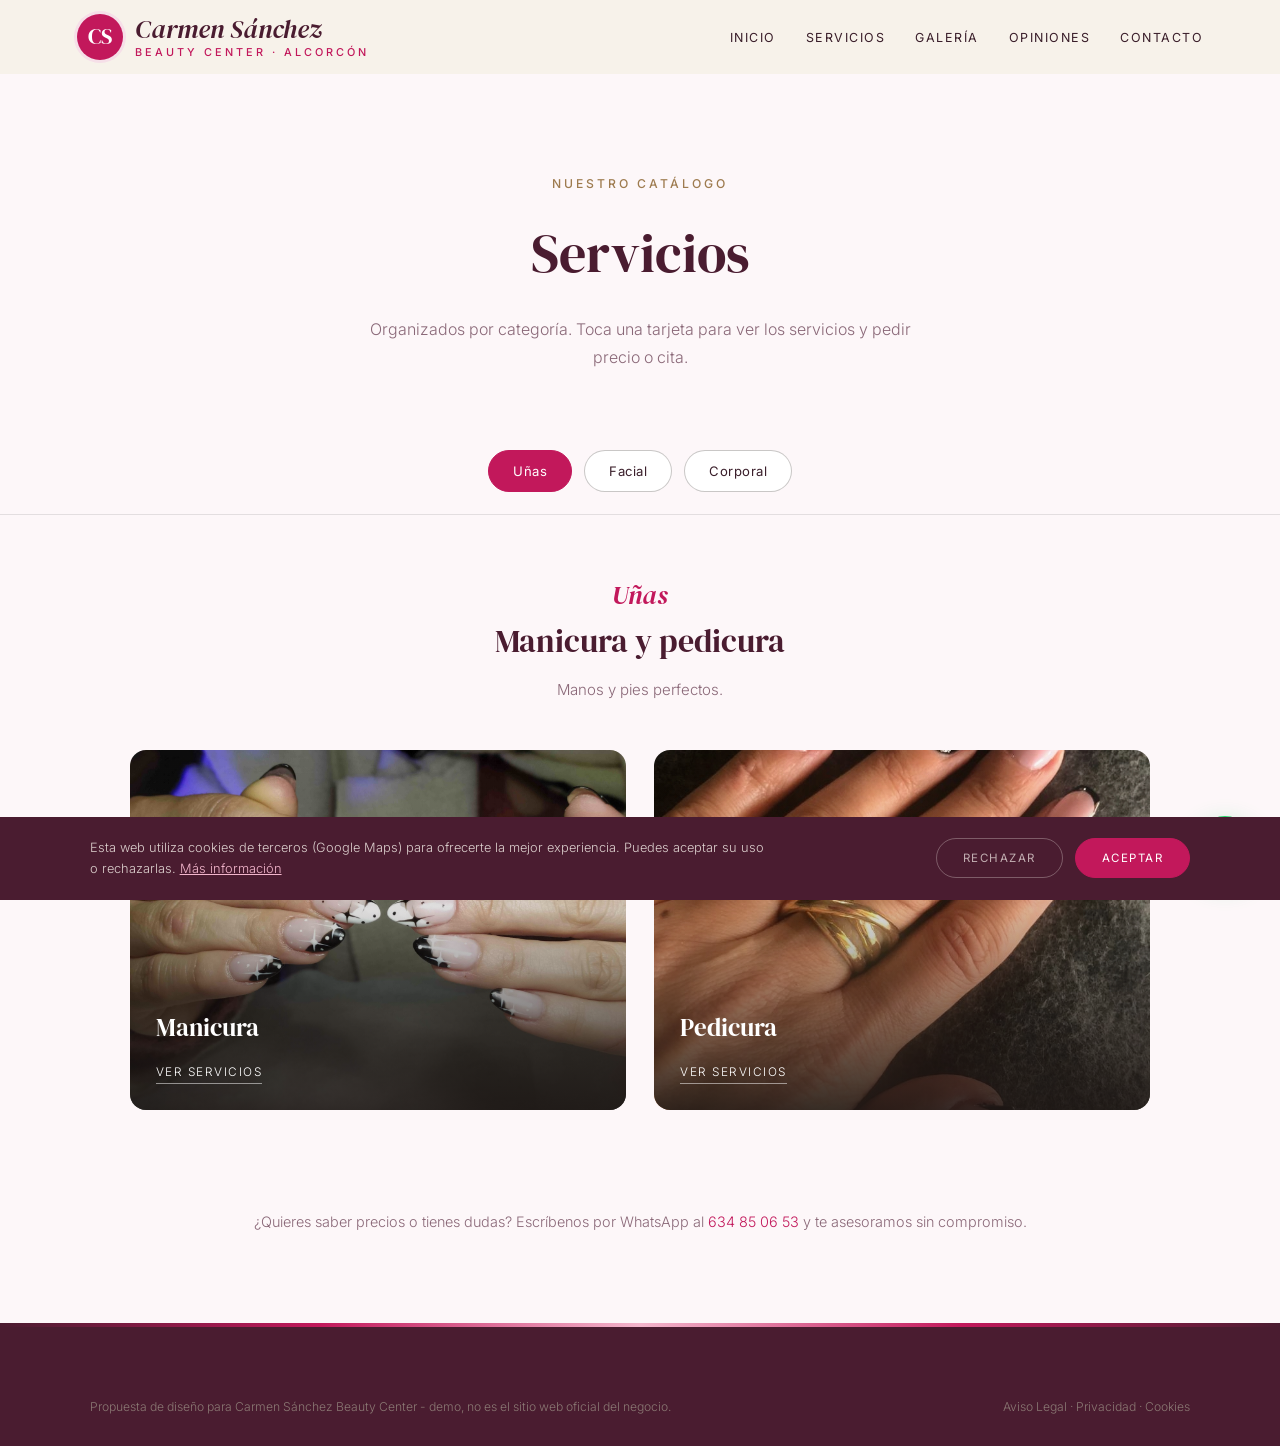
<file: servicios.html>
<!DOCTYPE html>
<html lang="es">
<head>
<meta charset="UTF-8">
<meta name="viewport" content="width=device-width, initial-scale=1.0">
<title>Servicios — Carmen Sánchez Beauty Center · Alcorcón</title>
<meta name="description" content="Servicios de Carmen Sánchez Beauty Center en Alcorcón.">

<link rel="preconnect" href="https://fonts.googleapis.com"><link rel="preconnect" href="https://fonts.gstatic.com" crossorigin><link href="https://fonts.googleapis.com/css2?family=DM+Serif+Display:ital@0;1&family=Inter:wght@300;400;500;600&display=swap" rel="stylesheet">
<link rel="stylesheet" href="styles.css">
</head>
<body>

<header id="header" class="scrolled">
  <a href="index.html" class="logo" aria-label="Carmen Sánchez Beauty Center, inicio"><span class="logo-mark">CS</span><span class="logo-text"><span class="script">Carmen Sánchez</span><small>beauty center · Alcorcón</small></span></a>
  <nav id="nav" aria-label="Navegación principal"><ul><li><a href="index.html#inicio">Inicio</a></li><li><a href="servicios.html">Servicios</a></li><li><a href="index.html#galeria">Galería</a></li><li><a href="index.html#opiniones">Opiniones</a></li><li><a href="index.html#contacto">Contacto</a></li></ul></nav><button class="nav-toggle" id="navToggle" aria-label="Abrir menú">☰</button>
</header>

<div class="page-hero">
  <span class="eyebrow">Nuestro catálogo</span>
  <h1>Servicios</h1>
  <p>Organizados por categoría. Toca una tarjeta para ver los servicios y pedir precio o cita.</p>
</div>

<div class="tabs">
  <button class="tab-btn active" data-tab="unas">Uñas</button>
  <button class="tab-btn" data-tab="facial">Facial</button>
  <button class="tab-btn" data-tab="corporal">Corporal</button>
  
</div>

<div class="tab-panel active" id="unas">
  <div class="tab-intro"><span class="script">Uñas</span><h2>Manicura y pedicura</h2><p>Manos y pies perfectos.</p></div>
  <div class="cat-grid">
    <div class="cat-card" onclick="openModal('manicura')"><img src="maps_02.jpg" alt="Manicura" loading="lazy"><div class="cat-card-text"><h3>Manicura</h3><span>Ver servicios</span></div></div>
    <div class="cat-card" onclick="openModal('pedicura')"><img src="maps_09.jpg" alt="Pedicura" loading="lazy"><div class="cat-card-text"><h3>Pedicura</h3><span>Ver servicios</span></div></div>
  </div>
</div>

<div class="tab-panel" id="facial">
  <div class="tab-intro"><span class="script">Facial</span><h2>Facial y mirada</h2><p>Tu piel y tu mirada, cuidadas.</p></div>
  <div class="cat-grid">
    <div class="cat-card" onclick="openModal('tratfacial')"><img src="maps_04.jpg" alt="Tratamientos faciales" loading="lazy"><div class="cat-card-text"><h3>Tratamientos faciales</h3><span>Ver servicios</span></div></div>
    <div class="cat-card" onclick="openModal('pestanas')"><img src="maps_10.jpg" alt="Pestañas y cejas" loading="lazy"><div class="cat-card-text"><h3>Pestañas y cejas</h3><span>Ver servicios</span></div></div>
  </div>
</div>

<div class="tab-panel" id="corporal">
  <div class="tab-intro"><span class="script">Corporal</span><h2>Tratamientos corporales</h2><p>Cuidado de pies a cabeza.</p></div>
  <div class="cat-grid">
    <div class="cat-card" onclick="openModal('madero')"><img src="maps_01.jpg" alt="Maderoterapia" loading="lazy"><div class="cat-card-text"><h3>Maderoterapia</h3><span>Ver servicios</span></div></div>
    <div class="cat-card" onclick="openModal('depilacion')"><img src="maps_04.jpg" alt="Depilación" loading="lazy"><div class="cat-card-text"><h3>Depilación</h3><span>Ver servicios</span></div></div>
  </div>
</div>


<p class="services-note">¿Quieres saber precios o tienes dudas? Escríbenos por WhatsApp al <a href="https://wa.me/34634850653" target="_blank" rel="noopener" style="color:var(--red)">634 85 06 53</a> y te asesoramos sin compromiso.</p>

<div class="modal-overlay" id="modal-manicura"><div class="modal">
  <button class="modal-close" onclick="closeModal('manicura')" aria-label="Cerrar">×</button>
  <h3>Manicura</h3><p class="modal-sub">Con o sin diseño</p>
  <div class="svc-row"><div><div class="svc-name">Manicura</div><span class="svc-desc"></span></div><div class="svc-price">Consultar</div></div>
  <div class="svc-row"><div><div class="svc-name">Uñas acrílicas esculpidas</div><span class="svc-desc"></span></div><div class="svc-price">Consultar</div></div>
  <div class="svc-row"><div><div class="svc-name">Diseños</div><span class="svc-desc"></span></div><div class="svc-price">Consultar</div></div>
  <a class="modal-cta alt" href="https://wa.me/34634850653?text=Hola%2C%20quiero%20informaci%C3%B3n%20sobre%20manicura" target="_blank" rel="noopener">Pedir cita por WhatsApp</a>
</div></div>

<div class="modal-overlay" id="modal-pedicura"><div class="modal">
  <button class="modal-close" onclick="closeModal('pedicura')" aria-label="Cerrar">×</button>
  <h3>Pedicura</h3><p class="modal-sub">Pies cuidados</p>
  <div class="svc-row"><div><div class="svc-name">Pedicura</div><span class="svc-desc"></span></div><div class="svc-price">Consultar</div></div>
  <a class="modal-cta alt" href="https://wa.me/34634850653?text=Hola%2C%20quiero%20informaci%C3%B3n%20sobre%20pedicura" target="_blank" rel="noopener">Pedir cita por WhatsApp</a>
</div></div>

<div class="modal-overlay" id="modal-tratfacial"><div class="modal">
  <button class="modal-close" onclick="closeModal('tratfacial')" aria-label="Cerrar">×</button>
  <h3>Tratamientos faciales</h3><p class="modal-sub">Para tu piel</p>
  <div class="svc-row"><div><div class="svc-name">Tratamientos faciales</div><span class="svc-desc"></span></div><div class="svc-price">Consultar</div></div>
  <a class="modal-cta alt" href="https://wa.me/34634850653?text=Hola%2C%20quiero%20informaci%C3%B3n%20sobre%20tratamientos%20faciales" target="_blank" rel="noopener">Pedir cita por WhatsApp</a>
</div></div>

<div class="modal-overlay" id="modal-pestanas"><div class="modal">
  <button class="modal-close" onclick="closeModal('pestanas')" aria-label="Cerrar">×</button>
  <h3>Pestañas y cejas</h3><p class="modal-sub">Mirada definida</p>
  <div class="svc-row"><div><div class="svc-name">Lifting de pestañas</div><span class="svc-desc"></span></div><div class="svc-price">Consultar</div></div>
  <div class="svc-row"><div><div class="svc-name">Cejas</div><span class="svc-desc"></span></div><div class="svc-price">Consultar</div></div>
  <a class="modal-cta alt" href="https://wa.me/34634850653?text=Hola%2C%20quiero%20informaci%C3%B3n%20sobre%20pesta%C3%B1as%20y%20cejas" target="_blank" rel="noopener">Pedir cita por WhatsApp</a>
</div></div>

<div class="modal-overlay" id="modal-madero"><div class="modal">
  <button class="modal-close" onclick="closeModal('madero')" aria-label="Cerrar">×</button>
  <h3>Maderoterapia</h3><p class="modal-sub">Resultados que se notan</p>
  <div class="svc-row"><div><div class="svc-name">Maderoterapia</div><span class="svc-desc"></span></div><div class="svc-price">Consultar</div></div>
  <div class="svc-row"><div><div class="svc-name">Tratamientos corporales</div><span class="svc-desc"></span></div><div class="svc-price">Consultar</div></div>
  <a class="modal-cta alt" href="https://wa.me/34634850653?text=Hola%2C%20quiero%20informaci%C3%B3n%20sobre%20maderoterapia" target="_blank" rel="noopener">Pedir cita por WhatsApp</a>
</div></div>

<div class="modal-overlay" id="modal-depilacion"><div class="modal">
  <button class="modal-close" onclick="closeModal('depilacion')" aria-label="Cerrar">×</button>
  <h3>Depilación</h3><p class="modal-sub">En nuestro centro</p>
  <div class="svc-row"><div><div class="svc-name">Depilación</div><span class="svc-desc"></span></div><div class="svc-price">Consultar</div></div>
  <a class="modal-cta alt" href="https://wa.me/34634850653?text=Hola%2C%20quiero%20informaci%C3%B3n%20sobre%20depilaci%C3%B3n" target="_blank" rel="noopener">Pedir cita por WhatsApp</a>
</div></div>


<footer>
  <div class="footer-bottom" style="margin-top:0">
    <span>Propuesta de diseño para Carmen Sánchez Beauty Center - demo, no es el sitio web oficial del negocio.</span>
    <span><a href="aviso-legal.html">Aviso Legal</a> &middot; <a href="politica-privacidad.html">Privacidad</a> &middot; <a href="politica-cookies.html">Cookies</a></span>
  </div>
</footer>

<div id="cookie-banner" class="cookie-banner"><p>Esta web utiliza cookies de terceros (Google Maps) para ofrecerte la mejor experiencia. Puedes aceptar su uso o rechazarlas. <a href="politica-cookies.html">Más información</a></p><div class="cookie-actions"><button onclick="setCookieChoice('rejected')" class="ck-reject">Rechazar</button><button onclick="setCookieChoice('accepted')" class="ck-accept">Aceptar</button></div></div>
<div class="social-fabs"><a class="wa-fab" href="https://wa.me/34634850653?text=Hola%2C%20he%20visto%20vuestra%20web%20y%20me%20gustar%C3%ADa%20pedir%20cita%20en%20Carmen%20S%C3%A1nchez%20Beauty%20Center" target="_blank" rel="noopener" aria-label="Escribir por WhatsApp"><svg width="28" height="28" viewBox="0 0 24 24" fill="white"><path d="M17.5 14.4c-.3-.1-1.8-.9-2-1s-.5-.1-.7.1-.8 1-.9 1.2-.3.2-.6.1a8.2 8.2 0 0 1-2.4-1.5 9 9 0 0 1-1.7-2.1c-.2-.3 0-.5.1-.6l.4-.5.3-.5v-.5l-.9-2.2c-.2-.6-.5-.5-.7-.5h-.6a1.1 1.1 0 0 0-.8.4 3.4 3.4 0 0 0-1 2.5 5.9 5.9 0 0 0 1.2 3.1 13.5 13.5 0 0 0 5.2 4.6c2.6 1 2.6.7 3.1.6a2.6 2.6 0 0 0 1.7-1.2 2.1 2.1 0 0 0 .2-1.2c-.1-.1-.3-.2-.6-.3ZM12 21.8a9.8 9.8 0 0 1-5-1.4l-.4-.2-3.7 1 1-3.6-.2-.4A9.8 9.8 0 1 1 12 21.8Zm8.4-18.3A11.8 11.8 0 0 0 1.8 17.7L.2 23.8l6.3-1.6a11.8 11.8 0 0 0 5.6 1.4A11.8 11.8 0 0 0 20.4 3.5Z"/></svg></a></div>
<script src="main.js"></script>
</body>
</html>
</file>
<file: styles.css>
:root{
  --cream:#fdf7f9; --paper:#ffffff; --tint:#f6dfe8; --ink:#3a1e2a; --dark:#4a1c30; --muted:#8a6878;
  --red:#c2185b; --red-dark:#961245; --teal:#9e7b4f; --gold:#f3b6cc; --line:rgba(0,0,0,.1);
  --brand-gradient:linear-gradient(90deg,#4a1c30,#c2185b,#f3b6cc,#c2185b,#4a1c30);
}
*{margin:0;padding:0;box-sizing:border-box;}
html{scroll-behavior:smooth;}
body{font-family:'Inter',sans-serif;background:var(--cream);color:var(--ink);overflow-x:hidden;font-weight:300;line-height:1.6;}
a{text-decoration:none;color:inherit;}
h1,h2,h3{font-family:'DM Serif Display',serif;font-weight:500;}
h1 em,h2 em{font-style:italic;color:var(--red);}
img{max-width:100%;display:block;}
.script{font-family:'DM Serif Display',serif;font-style:italic;}

/* HEADER */
header{position:fixed;top:0;left:0;right:0;z-index:100;display:flex;justify-content:space-between;align-items:center;padding:14px 6%;background:rgba(247,241,233,.92);backdrop-filter:blur(10px);-webkit-backdrop-filter:blur(10px);transition:box-shadow .3s,padding .3s;}
header.scrolled{box-shadow:0 2px 24px rgba(28,22,20,.1);padding:8px 6%;}
.logo{display:flex;align-items:center;gap:12px;color:var(--dark);}
.logo-badge{width:58px;height:58px;border-radius:50%;object-fit:cover;box-shadow:0 0 0 2px var(--gold),0 6px 16px rgba(28,22,20,.15);transition:width .3s,height .3s;}
header.scrolled .logo-badge{width:46px;height:46px;}
.logo-text{display:flex;flex-direction:column;line-height:1;}
.logo-text .script{font-size:1.65rem;color:var(--dark);}
.logo-text small{font-size:.68rem;letter-spacing:3px;text-transform:uppercase;color:var(--red);margin-top:4px;font-weight:500;}
.logo.light .logo-text .script{color:#fff;}
.logo.light .logo-text small{color:var(--gold);}
nav ul{list-style:none;display:flex;gap:30px;}
nav a{font-size:.78rem;letter-spacing:1.5px;text-transform:uppercase;font-weight:400;position:relative;padding:4px 0;}
nav a::after{content:"";position:absolute;left:0;bottom:-2px;height:1px;width:100%;background:var(--red);transform:scaleX(0);transform-origin:right;transition:transform .3s;}
nav a:hover::after{transform:scaleX(1);transform-origin:left;}
.nav-toggle{display:none;font-size:1.6rem;background:none;border:none;color:var(--dark);cursor:pointer;}

/* BOTONES */
.btn-outline{display:inline-block;border:1px solid var(--dark);color:var(--dark);padding:14px 30px;font-size:.78rem;letter-spacing:1.5px;text-transform:uppercase;border-radius:40px;transition:all .25s;}
.btn-outline:hover{background:var(--dark);color:var(--cream);}
.btn-outline.light{border-color:rgba(255,255,255,.5);color:#fff;}
.btn-outline.light:hover{background:#fff;color:var(--dark);}
.btn-solid{display:inline-block;background:var(--red);color:#fff;padding:14px 32px;font-size:.78rem;letter-spacing:1.5px;text-transform:uppercase;border-radius:40px;transition:transform .25s,box-shadow .25s,background .25s;box-shadow:0 10px 26px -10px rgba(181,64,44,.6);}
.btn-solid:hover{transform:translateY(-2px);background:var(--red-dark);}

/* HERO */
.hero{min-height:95vh;display:grid;grid-template-columns:1.05fr .95fr;align-items:stretch;padding:0;}
.hero-text{display:flex;flex-direction:column;justify-content:center;padding:150px 7% 70px;}
.eyebrow{display:inline-block;color:var(--teal);text-transform:uppercase;letter-spacing:3px;font-size:.76rem;font-weight:500;}
.hero-text .eyebrow{margin-bottom:20px;}
.hero-text h1{font-size:clamp(2.4rem,5vw,3.9rem);line-height:1.12;margin-bottom:22px;color:var(--dark);}
.hero-text p{font-size:1.02rem;color:var(--muted);max-width:470px;line-height:1.8;margin-bottom:34px;}
.hero-ctas{display:flex;gap:16px;flex-wrap:wrap;}
.hero-rating{display:inline-flex;align-items:center;gap:12px;margin-top:38px;padding:10px 20px;border:1px solid var(--line);border-radius:40px;background:var(--paper);font-size:.85rem;color:var(--muted);align-self:flex-start;}
.hero-rating strong{color:var(--dark);font-weight:600;}
.stars{color:var(--gold);letter-spacing:2px;}
.hero-img{position:relative;overflow:hidden;}
.hero-img img{width:100%;height:100%;object-fit:cover;position:absolute;inset:0;}
.hero-img::after{content:"";position:absolute;inset:0;background:linear-gradient(90deg,var(--cream) 0%,rgba(247,241,233,0) 18%);}

/* SECCIONES */
section{padding:100px 7%;}
.section-head{text-align:center;max-width:640px;margin:0 auto 54px;}
.section-head h2{font-size:clamp(1.9rem,4vw,2.7rem);margin-top:12px;color:var(--dark);line-height:1.2;}
.section-head p{margin-top:16px;color:var(--muted);line-height:1.8;}

.trust{background:var(--paper);border-top:4px solid transparent;border-image:var(--brand-gradient) 1;}
.trust-grid{display:grid;grid-template-columns:repeat(auto-fit,minmax(230px,1fr));gap:36px;max-width:1150px;margin:0 auto;}
.trust-card{text-align:center;padding:10px;}
.trust-ic{display:inline-grid;place-items:center;width:52px;height:52px;border-radius:50%;border:1px solid rgba(181,64,44,.4);color:var(--red);font-size:1.2rem;margin-bottom:16px;}
.trust-card h3{font-size:1.15rem;color:var(--dark);margin-bottom:10px;}
.trust-card p{font-size:.9rem;color:var(--muted);line-height:1.7;}

/* DOS MUNDOS */
.worlds{background:var(--cream);}
.worlds-grid{display:grid;grid-template-columns:1fr 1fr;gap:28px;max-width:1150px;margin:0 auto;}
.world-card{position:relative;border-radius:18px;overflow:hidden;min-height:480px;display:flex;align-items:flex-end;color:#fff;}
.world-card img{position:absolute;inset:0;width:100%;height:100%;object-fit:cover;transition:transform .6s;}
.world-card:hover img{transform:scale(1.05);}
.world-card::after{content:"";position:absolute;inset:0;background:linear-gradient(to top,rgba(28,22,20,.92) 0%,rgba(28,22,20,.35) 55%,rgba(28,22,20,.05) 100%);}
.world-text{position:relative;z-index:2;padding:34px;}
.world-text .script{font-size:2rem;color:var(--gold);}
.world-text h3{font-size:1.7rem;margin:4px 0 10px;}
.world-text p{font-size:.92rem;color:#eadfd6;line-height:1.7;max-width:440px;}
.world-link{display:inline-block;margin-top:18px;font-size:.74rem;letter-spacing:1.5px;text-transform:uppercase;border-bottom:1px solid rgba(255,255,255,.5);padding-bottom:4px;}

/* PILLS */
.cat-pills{display:flex;flex-wrap:wrap;gap:16px;justify-content:center;max-width:1000px;margin:0 auto;}
.cat-pill{border:1px solid rgba(43,33,29,.22);padding:14px 26px;border-radius:30px;font-size:.84rem;letter-spacing:.5px;transition:all .2s;background:var(--paper);}
.cat-pill:hover{background:var(--red);color:#fff;border-color:var(--red);}

/* GALERIA */
.gallery-wrap{background:var(--tint);}
.gallery{max-width:1200px;margin:0 auto;display:grid;grid-template-columns:repeat(4,1fr);grid-auto-rows:220px;gap:14px;}
.gallery figure{overflow:hidden;border-radius:12px;margin:0;}
.gallery img{width:100%;height:100%;object-fit:cover;transition:transform .5s;}
.gallery figure:hover img{transform:scale(1.05);}
.gallery .big{grid-column:span 2;grid-row:span 2;}

/* RESEÑAS */
.reviews-wrap{background:var(--dark);color:#fff;position:relative;}
.reviews-wrap .section-head h2{color:#fff;}
.reviews-wrap .section-head h2 em{color:var(--gold);}
.reviews-wrap .section-head p{color:#c9b9b2;}
.reviews-wrap .eyebrow{color:var(--gold);}
.review-grid{display:grid;grid-template-columns:repeat(auto-fit,minmax(300px,1fr));gap:24px;max-width:1150px;margin:0 auto;}
.review-card{background:rgba(255,255,255,.05);border:1px solid rgba(255,255,255,.1);padding:30px 26px;border-radius:14px;display:flex;flex-direction:column;}
.review-card .stars{margin-bottom:14px;}
.review-card p{font-family:'DM Serif Display',serif;font-size:.98rem;color:#eadfd6;line-height:1.7;font-style:italic;margin-bottom:16px;flex:1;}
.review-card cite{font-size:.78rem;color:#b3a099;font-style:normal;text-transform:uppercase;letter-spacing:1px;}

/* CTA */
.cta-section{text-align:center;background:var(--paper);}
.cta-section h2{font-size:clamp(2rem,4vw,2.9rem);color:var(--dark);margin:14px 0 14px;}
.cta-section p{color:var(--muted);margin-bottom:30px;}
.cta-row{display:flex;gap:16px;justify-content:center;flex-wrap:wrap;}

/* CONTACTO */
.contact-section{background:var(--cream);}
.contact-grid{display:grid;grid-template-columns:1fr 1.2fr;gap:46px;max-width:1150px;margin:0 auto;align-items:stretch;}
.contact-info{display:flex;flex-direction:column;gap:26px;background:var(--paper);border:1px solid var(--line);border-radius:16px;padding:36px;}
.contact-block h3{font-family:'Inter',sans-serif;font-size:.76rem;text-transform:uppercase;letter-spacing:2px;color:var(--red);font-weight:500;margin-bottom:8px;}
.contact-block p{font-size:.98rem;color:var(--ink);line-height:1.7;}
.contact-block a:hover{color:var(--red);}
.hours-list{list-style:none;}
.hours-list li{display:flex;justify-content:space-between;gap:20px;padding:8px 0;border-bottom:1px solid var(--line);font-size:.94rem;}
.hours-list li:last-child{border-bottom:none;}
.contact-map{border-radius:16px;overflow:hidden;min-height:380px;box-shadow:0 10px 30px rgba(28,22,20,.12);}
.contact-map iframe{display:block;min-height:380px;}

/* FOOTER */
footer{background:var(--dark);color:#d9c9c5;padding:70px 7% 30px;border-top:4px solid transparent;border-image:var(--brand-gradient) 1;}
.footer-grid{display:grid;grid-template-columns:1.3fr 1fr 1fr;gap:46px;max-width:1200px;margin:0 auto;padding-bottom:40px;border-bottom:1px solid rgba(255,255,255,.1);}
.footer-brand p{font-size:.88rem;color:#b3a09a;margin-top:16px;}
footer h4{font-size:.76rem;text-transform:uppercase;letter-spacing:2px;color:var(--gold);margin-bottom:18px;font-weight:500;}
footer ul{list-style:none;}
footer li{margin-bottom:9px;font-size:.88rem;color:#d9c9c5;}
footer a:hover{color:var(--gold);}
.footer-bottom{max-width:1200px;margin:26px auto 0;display:flex;justify-content:space-between;flex-wrap:wrap;gap:10px;font-size:.76rem;color:#8a7873;}
.footer-bottom a{color:#8a7873;}

/* FABS */
.social-fabs{position:fixed;bottom:26px;right:26px;z-index:200;display:flex;flex-direction:column;gap:14px;align-items:center;}
.social-fabs a{width:52px;height:52px;border-radius:50%;display:flex;align-items:center;justify-content:center;box-shadow:0 10px 24px rgba(0,0,0,.2);transition:transform .2s;}
.social-fabs a:hover{transform:scale(1.08);}
.wa-fab{width:58px !important;height:58px !important;background:#25D366;box-shadow:0 10px 26px rgba(37,211,102,.45) !important;}
.ig-fab{background:radial-gradient(circle at 30% 110%,#fdf497 0%,#fdf497 5%,#fd5949 45%,#d6249f 60%,#285AEB 90%);}
.fb-fab{background:#1877F2;}

/* COOKIES */
.cookie-banner{display:none;position:fixed;bottom:0;left:0;right:0;z-index:300;background:var(--dark);padding:20px 7%;flex-wrap:wrap;align-items:center;justify-content:space-between;gap:16px;}
.cookie-banner p{font-size:.8rem;color:rgba(245,237,232,.85);line-height:1.7;max-width:680px;}
.cookie-banner p a{color:var(--gold);text-decoration:underline;}
.cookie-actions{display:flex;gap:12px;flex-shrink:0;}
.cookie-actions button{font-family:'Inter',sans-serif;font-size:.72rem;letter-spacing:1.5px;text-transform:uppercase;padding:12px 26px;cursor:pointer;border-radius:30px;}
.ck-reject{background:transparent;color:rgba(245,237,232,.7);border:1px solid rgba(245,237,232,.3);}
.ck-accept{background:var(--red);color:#fff;border:1px solid var(--red);}

/* PÁGINAS INTERIORES */
.page-hero{padding:170px 7% 60px;text-align:center;background:var(--cream);}
.page-hero h1{font-size:clamp(2.3rem,5vw,3.4rem);margin-top:14px;color:var(--dark);}
.page-hero p{color:var(--muted);max-width:580px;margin:18px auto 0;line-height:1.8;}
.tabs{position:sticky;top:74px;z-index:50;background:var(--cream);padding:18px 7% 22px;display:flex;gap:12px;justify-content:center;flex-wrap:wrap;border-bottom:1px solid var(--line);}
.tab-btn{border:1px solid rgba(43,33,29,.25);background:var(--paper);padding:12px 24px;border-radius:30px;font-family:'Inter',sans-serif;font-size:.82rem;letter-spacing:.5px;color:var(--ink);cursor:pointer;transition:all .2s;}
.tab-btn.active,.tab-btn:hover{background:var(--red);color:#fff;border-color:var(--red);}
.tab-panel{display:none;padding:60px 7% 100px;max-width:1200px;margin:0 auto;}
.tab-panel.active{display:block;animation:fadeIn .5s;}
@keyframes fadeIn{from{opacity:0;transform:translateY(12px)}to{opacity:1;transform:none}}
.tab-intro{text-align:center;max-width:600px;margin:0 auto 46px;}
.tab-intro .script{font-size:1.6rem;color:var(--red);}
.tab-intro h2{font-size:2rem;color:var(--dark);}
.tab-intro p{color:var(--muted);margin-top:10px;line-height:1.75;font-size:.94rem;}

.cat-grid{display:grid;grid-template-columns:repeat(auto-fit,minmax(280px,1fr));gap:28px;}
.cat-grid.single{grid-template-columns:1fr;max-width:640px;margin:0 auto;}
.cat-grid.single .cat-card{height:440px;}
.cat-card{position:relative;border-radius:16px;overflow:hidden;height:360px;cursor:pointer;background:var(--tint);}
.cat-card img{width:100%;height:100%;object-fit:cover;transition:transform .5s;}
.cat-card:hover img{transform:scale(1.06);}
.cat-card::after{content:'';position:absolute;inset:0;background:linear-gradient(to top,rgba(28,22,20,.88) 0%,rgba(28,22,20,.15) 55%,transparent 100%);}
.cat-card-text{position:absolute;bottom:0;left:0;right:0;padding:26px;z-index:2;}
.cat-card-text h3{color:#fff;font-size:1.55rem;margin-bottom:10px;}
.cat-card-text span{color:#fff;font-size:.74rem;text-transform:uppercase;letter-spacing:1.5px;border-bottom:1px solid rgba(255,255,255,.5);padding-bottom:4px;}

.modal-overlay{display:none;position:fixed;inset:0;background:rgba(28,22,20,.78);z-index:300;align-items:center;justify-content:center;padding:20px;}
.modal-overlay.open{display:flex;}
.modal{background:var(--paper);max-width:560px;width:100%;max-height:85vh;overflow-y:auto;border-radius:16px;padding:40px;position:relative;}
.modal-close{position:absolute;top:16px;right:20px;background:none;border:none;font-size:1.7rem;color:var(--ink);cursor:pointer;}
.modal h3{font-size:1.8rem;color:var(--dark);margin-bottom:6px;}
.modal .modal-sub{color:var(--muted);font-size:.86rem;margin-bottom:22px;}
.svc-row{display:flex;justify-content:space-between;align-items:center;padding:16px 0;border-bottom:1px solid var(--line);gap:16px;}
.svc-row:last-of-type{border-bottom:none;}
.svc-name{font-size:.98rem;color:var(--ink);font-weight:400;}
.svc-desc{font-size:.8rem;color:var(--muted);display:block;margin-top:3px;line-height:1.5;}
.svc-price{font-size:.72rem;color:var(--red);text-transform:uppercase;letter-spacing:1px;white-space:nowrap;font-weight:500;}
.modal-cta{display:block;text-align:center;background:var(--red);color:#fff;padding:14px;border-radius:30px;margin-top:26px;font-size:.8rem;text-transform:uppercase;letter-spacing:1.5px;}
.modal-cta.alt{background:#25D366;margin-top:10px;}
.services-note{text-align:center;color:var(--muted);font-size:.9rem;padding:0 7% 90px;}

.portfolio-grid{display:grid;grid-template-columns:repeat(auto-fill,minmax(260px,1fr));gap:18px;}
.portfolio-grid figure{border-radius:14px;overflow:hidden;aspect-ratio:4/5;cursor:zoom-in;background:var(--tint);}
.portfolio-grid img{width:100%;height:100%;object-fit:cover;transition:transform .5s;}
.portfolio-grid figure:hover img{transform:scale(1.05);}
.lightbox{display:none;position:fixed;inset:0;z-index:400;background:rgba(15,12,10,.94);align-items:center;justify-content:center;padding:30px;cursor:zoom-out;}
.lightbox.open{display:flex;}
.lightbox img{max-width:100%;max-height:90vh;border-radius:10px;}

.legal{max-width:860px;margin:0 auto;padding:160px 7% 90px;}
.legal h1{font-size:2.4rem;color:var(--dark);margin-bottom:26px;}
.legal h2{font-size:1.35rem;color:var(--dark);margin:30px 0 10px;}
.legal p,.legal li{color:var(--muted);line-height:1.8;margin-bottom:10px;font-size:.96rem;}
.legal ul{padding-left:22px;}
.legal a{color:var(--red);text-decoration:underline;}

@media(max-width:900px){
  .hero{grid-template-columns:1fr;}
  .hero-img{height:340px;order:-1;margin-top:82px;}
  .hero-img::after{background:linear-gradient(0deg,var(--cream) 0%,rgba(247,241,233,0) 25%);}
  .hero-text{padding:30px 6% 60px;}
  .worlds-grid{grid-template-columns:1fr;}
  .world-card{min-height:420px;}
  .gallery{grid-template-columns:repeat(2,1fr);grid-auto-rows:170px;}
  .gallery .big{grid-column:span 2;grid-row:span 2;}
  .footer-grid{grid-template-columns:1fr;gap:30px;}
  .contact-grid{grid-template-columns:1fr;}
  .contact-map,.contact-map iframe{min-height:300px;}
  nav{position:fixed;top:0;right:0;height:100vh;width:78%;max-width:300px;background:var(--cream);padding:110px 40px;transform:translateX(100%);transition:transform .4s;box-shadow:-10px 0 40px rgba(0,0,0,.12);}
  nav.open{transform:translateX(0);}
  nav ul{flex-direction:column;gap:26px;}
  .nav-toggle{display:block;position:relative;z-index:110;}
  section{padding:70px 6%;}
  .tabs{top:66px;overflow-x:auto;justify-content:flex-start;flex-wrap:nowrap;}
  .tab-btn{flex-shrink:0;}
  .page-hero{padding:140px 6% 40px;}
  .modal{padding:34px 24px;}
}
@media(max-width:520px){
  .logo-text .script{font-size:1.35rem;}
  .logo-badge{width:48px;height:48px;}
  .social-fabs{right:16px;bottom:16px;}
  .social-fabs a{width:46px;height:46px;}
}

.logo-mark{width:46px;height:46px;border-radius:50%;background:var(--red);color:#fff;display:grid;place-items:center;font-family:'DM Serif Display',serif;font-size:1.4rem;box-shadow:0 0 0 3px var(--tint);}
.brands{display:flex;flex-wrap:wrap;gap:12px;justify-content:center;margin-top:26px;}
.brands span{border:1px solid var(--line);border-radius:30px;padding:8px 18px;font-size:.78rem;letter-spacing:1.5px;text-transform:uppercase;color:var(--muted);background:var(--paper);}
</file>
